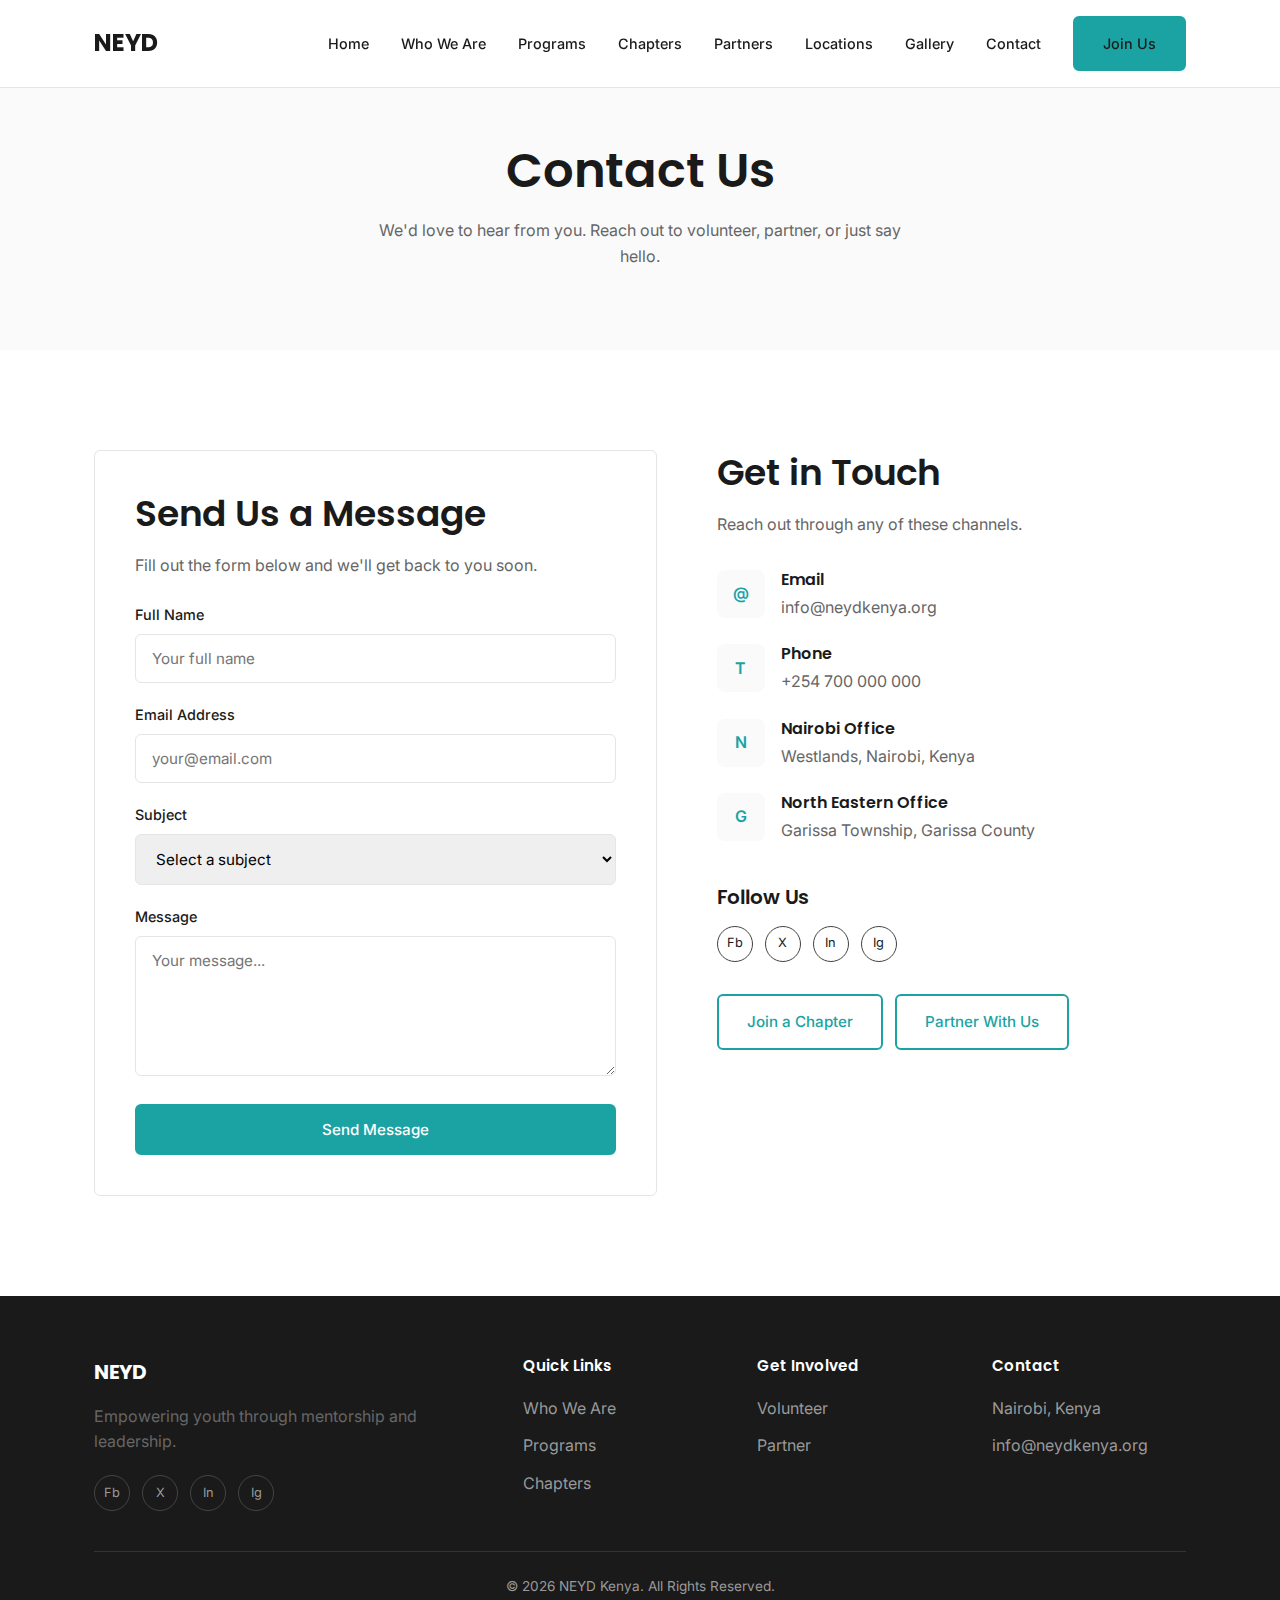
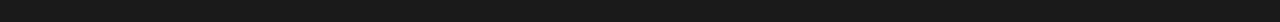
<file: contact.html>
<!DOCTYPE html>
<html lang="en">

<head>
    <meta charset="UTF-8">
    <meta name="viewport" content="width=device-width, initial-scale=1.0">
    <meta name="description" content="Contact NEYD Kenya to volunteer, partner, or join a university chapter.">
    <title>Contact - NEYD Kenya</title>
    <link rel="stylesheet" href="style.css">
    <style>
        .contact-grid {
            display: grid;
            grid-template-columns: 1.2fr 1fr;
            gap: 60px;
        }

        .contact-item {
            display: flex;
            gap: 16px;
            margin-bottom: 24px;
        }

        .contact-icon {
            width: 48px;
            height: 48px;
            background: var(--bg-light);
            border-radius: 8px;
            display: flex;
            align-items: center;
            justify-content: center;
            font-weight: 600;
            color: var(--primary-color);
            flex-shrink: 0;
        }

        .contact-item h4 {
            margin-bottom: 4px;
        }

        .contact-item p {
            margin: 0;
        }

        @media (max-width: 768px) {
            .contact-grid {
                grid-template-columns: 1fr;
            }
        }
    </style>
</head>

<body>

    <header class="scrolled">
        <div class="container navbar">
            <a href="index.html" class="logo">NEYD</a>
            <nav class="nav-links" id="nav-menu">
                <a href="index.html">Home</a>
                <a href="who-we-are.html">Who We Are</a>
                <a href="programs.html">Programs</a>
                <a href="university-chapter.html">Chapters</a>
                <a href="partners.html">Partners</a>
                <a href="where-we-work.html">Locations</a>
                <a href="gallery.html">Gallery</a>
                <a href="contact.html">Contact</a>
                <a href="contact.html" class="btn btn-primary">Join Us</a>
            </nav>
            <div class="menu-toggle" onclick="document.getElementById('nav-menu').classList.toggle('active')">&#9776;
            </div>
        </div>
    </header>

    <section class="page-header">
        <div class="container">
            <h1>Contact Us</h1>
            <p>We'd love to hear from you. Reach out to volunteer, partner, or just say hello.</p>
        </div>
    </section>

    <section class="section">
        <div class="container">
            <div class="contact-grid">

                <!-- Form -->
                <div class="card" style="padding: 40px;">
                    <h2>Send Us a Message</h2>
                    <p style="margin-bottom: 24px;">Fill out the form below and we'll get back to you soon.</p>

                    <form action="#" method="POST">
                        <div class="form-group">
                            <label for="name">Full Name</label>
                            <input type="text" id="name" name="name" placeholder="Your full name" required>
                        </div>
                        <div class="form-group">
                            <label for="email">Email Address</label>
                            <input type="email" id="email" name="email" placeholder="your@email.com" required>
                        </div>
                        <div class="form-group">
                            <label for="subject">Subject</label>
                            <select id="subject" name="subject">
                                <option value="">Select a subject</option>
                                <option value="volunteer">I want to volunteer</option>
                                <option value="chapter">Start a university chapter</option>
                                <option value="partner">Partnership inquiry</option>
                                <option value="donate">Donation inquiry</option>
                                <option value="other">Other</option>
                            </select>
                        </div>
                        <div class="form-group">
                            <label for="message">Message</label>
                            <textarea id="message" name="message" placeholder="Your message..." required></textarea>
                        </div>
                        <button type="submit" class="btn btn-primary" style="width: 100%;">Send Message</button>
                    </form>
                </div>

                <!-- Info -->
                <div>
                    <h2>Get in Touch</h2>
                    <p style="margin-bottom: 32px;">Reach out through any of these channels.</p>

                    <div class="contact-item">
                        <div class="contact-icon">@</div>
                        <div>
                            <h4>Email</h4>
                            <p>info@neydkenya.org</p>
                        </div>
                    </div>

                    <div class="contact-item">
                        <div class="contact-icon">T</div>
                        <div>
                            <h4>Phone</h4>
                            <p>+254 700 000 000</p>
                        </div>
                    </div>

                    <div class="contact-item">
                        <div class="contact-icon">N</div>
                        <div>
                            <h4>Nairobi Office</h4>
                            <p>Westlands, Nairobi, Kenya</p>
                        </div>
                    </div>

                    <div class="contact-item">
                        <div class="contact-icon">G</div>
                        <div>
                            <h4>North Eastern Office</h4>
                            <p>Garissa Township, Garissa County</p>
                        </div>
                    </div>

                    <h3 style="margin-top: 40px;">Follow Us</h3>
                    <div class="social-links" style="margin-top: 16px;">
                        <a href="#">Fb</a>
                        <a href="#">X</a>
                        <a href="#">In</a>
                        <a href="#">Ig</a>
                    </div>

                    <div style="margin-top: 32px; display: flex; gap: 12px; flex-wrap: wrap;">
                        <a href="university-chapter.html" class="btn btn-outline">Join a Chapter</a>
                        <a href="partners.html" class="btn btn-outline">Partner With Us</a>
                    </div>
                </div>

            </div>
        </div>
    </section>

    <footer>
        <div class="container">
            <div class="footer-grid">
                <div class="footer-col">
                    <div class="footer-logo">NEYD</div>
                    <p>Empowering youth through mentorship and leadership.</p>
                    <div class="social-links">
                        <a href="#">Fb</a>
                        <a href="#">X</a>
                        <a href="#">In</a>
                        <a href="#">Ig</a>
                    </div>
                </div>
                <div class="footer-col">
                    <h4>Quick Links</h4>
                    <ul class="footer-links">
                        <li><a href="who-we-are.html">Who We Are</a></li>
                        <li><a href="programs.html">Programs</a></li>
                        <li><a href="university-chapter.html">Chapters</a></li>
                    </ul>
                </div>
                <div class="footer-col">
                    <h4>Get Involved</h4>
                    <ul class="footer-links">
                        <li><a href="contact.html">Volunteer</a></li>
                        <li><a href="partners.html">Partner</a></li>
                    </ul>
                </div>
                <div class="footer-col">
                    <h4>Contact</h4>
                    <ul class="footer-links">
                        <li>Nairobi, Kenya</li>
                        <li>info@neydkenya.org</li>
                    </ul>
                </div>
            </div>
            <div class="footer-bottom">
                © 2026 NEYD Kenya. All Rights Reserved.
            </div>
        </div>
    </footer>

</body>

</html>
</file>
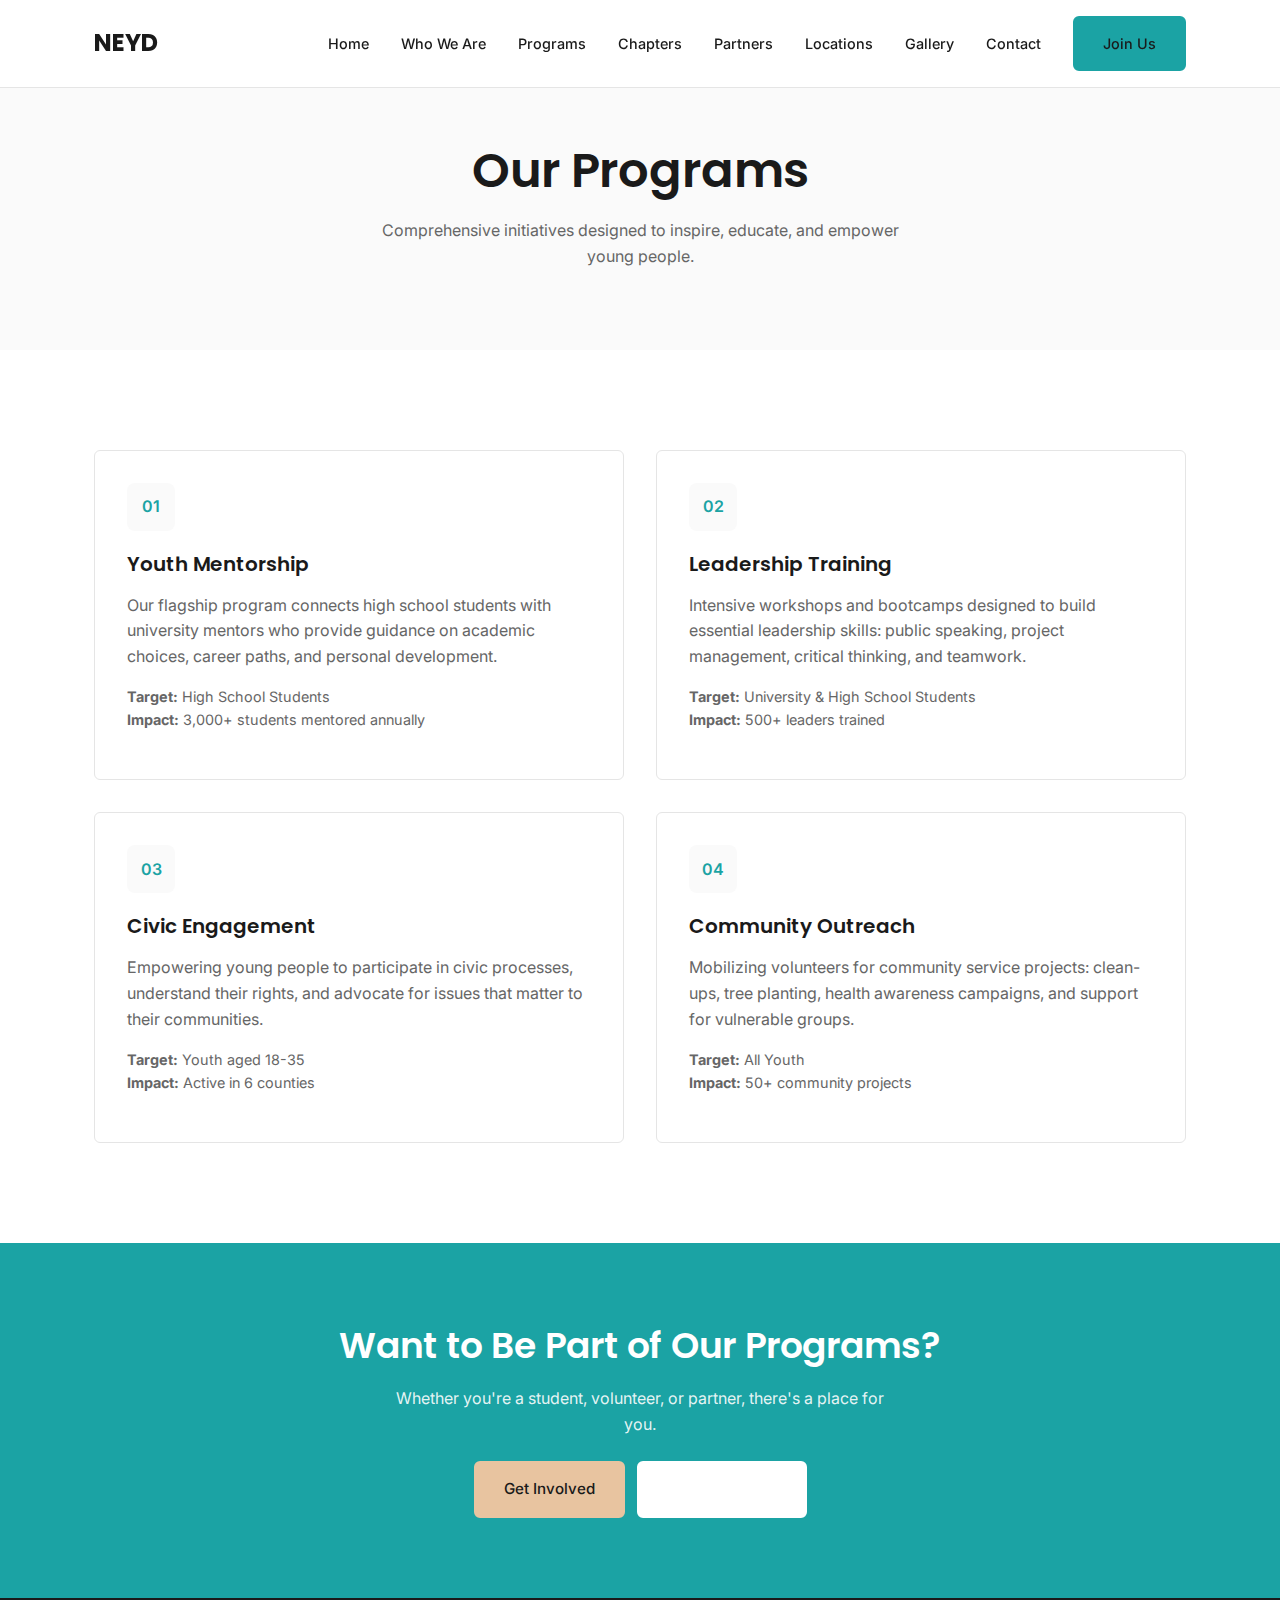
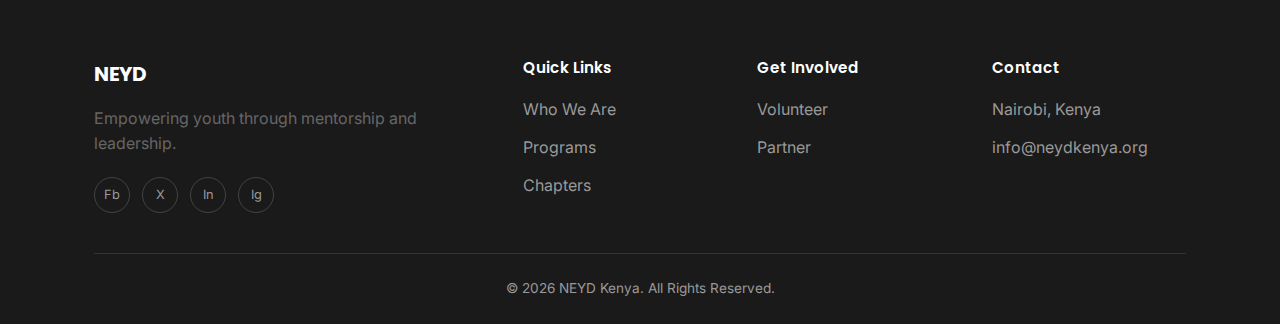
<file: programs.html>
<!DOCTYPE html>
<html lang="en">

<head>
    <meta charset="UTF-8">
    <meta name="viewport" content="width=device-width, initial-scale=1.0">
    <meta name="description"
        content="Explore NEYD Kenya's programs including Youth Mentorship, Leadership Training, and Community Outreach.">
    <title>Programs - NEYD Kenya</title>
    <link rel="stylesheet" href="style.css">
</head>

<body>

    <header class="scrolled">
        <div class="container navbar">
            <a href="index.html" class="logo">NEYD</a>
            <nav class="nav-links" id="nav-menu">
                <a href="index.html">Home</a>
                <a href="who-we-are.html">Who We Are</a>
                <a href="programs.html">Programs</a>
                <a href="university-chapter.html">Chapters</a>
                <a href="partners.html">Partners</a>
                <a href="where-we-work.html">Locations</a>
                <a href="gallery.html">Gallery</a>
                <a href="contact.html">Contact</a>
                <a href="contact.html" class="btn btn-primary">Join Us</a>
            </nav>
            <div class="menu-toggle" onclick="document.getElementById('nav-menu').classList.toggle('active')">&#9776;
            </div>
        </div>
    </header>

    <section class="page-header">
        <div class="container">
            <h1>Our Programs</h1>
            <p>Comprehensive initiatives designed to inspire, educate, and empower young people.</p>
        </div>
    </section>

    <section class="section">
        <div class="container">
            <div class="grid grid-2" style="gap: 32px;">

                <div class="card">
                    <div class="card-icon">01</div>
                    <h3>Youth Mentorship</h3>
                    <p>Our flagship program connects high school students with university mentors who provide guidance
                        on academic choices, career paths, and personal development.</p>
                    <p style="margin-top: 16px; font-size: 0.9rem;"><strong>Target:</strong> High School
                        Students<br><strong>Impact:</strong> 3,000+ students mentored annually</p>
                </div>

                <div class="card">
                    <div class="card-icon">02</div>
                    <h3>Leadership Training</h3>
                    <p>Intensive workshops and bootcamps designed to build essential leadership skills: public speaking,
                        project management, critical thinking, and teamwork.</p>
                    <p style="margin-top: 16px; font-size: 0.9rem;"><strong>Target:</strong> University & High School
                        Students<br><strong>Impact:</strong> 500+ leaders trained</p>
                </div>

                <div class="card">
                    <div class="card-icon">03</div>
                    <h3>Civic Engagement</h3>
                    <p>Empowering young people to participate in civic processes, understand their rights, and advocate
                        for issues that matter to their communities.</p>
                    <p style="margin-top: 16px; font-size: 0.9rem;"><strong>Target:</strong> Youth aged
                        18-35<br><strong>Impact:</strong> Active in 6 counties</p>
                </div>

                <div class="card">
                    <div class="card-icon">04</div>
                    <h3>Community Outreach</h3>
                    <p>Mobilizing volunteers for community service projects: clean-ups, tree planting, health awareness
                        campaigns, and support for vulnerable groups.</p>
                    <p style="margin-top: 16px; font-size: 0.9rem;"><strong>Target:</strong> All
                        Youth<br><strong>Impact:</strong> 50+ community projects</p>
                </div>

            </div>
        </div>
    </section>

    <section class="cta-banner">
        <div class="container">
            <h2>Want to Be Part of Our Programs?</h2>
            <p>Whether you're a student, volunteer, or partner, there's a place for you.</p>
            <div class="cta-buttons">
                <a href="contact.html" class="btn btn-secondary">Get Involved</a>
                <a href="university-chapter.html" class="btn btn-outline"
                    style="border-color: white; color: white;">Start a Chapter</a>
            </div>
        </div>
    </section>

    <footer>
        <div class="container">
            <div class="footer-grid">
                <div class="footer-col">
                    <div class="footer-logo">NEYD</div>
                    <p>Empowering youth through mentorship and leadership.</p>
                    <div class="social-links">
                        <a href="#">Fb</a>
                        <a href="#">X</a>
                        <a href="#">In</a>
                        <a href="#">Ig</a>
                    </div>
                </div>
                <div class="footer-col">
                    <h4>Quick Links</h4>
                    <ul class="footer-links">
                        <li><a href="who-we-are.html">Who We Are</a></li>
                        <li><a href="programs.html">Programs</a></li>
                        <li><a href="university-chapter.html">Chapters</a></li>
                    </ul>
                </div>
                <div class="footer-col">
                    <h4>Get Involved</h4>
                    <ul class="footer-links">
                        <li><a href="contact.html">Volunteer</a></li>
                        <a href="partners.html">Partner</a></li>
                    </ul>
                </div>
                <div class="footer-col">
                    <h4>Contact</h4>
                    <ul class="footer-links">
                        <li>Nairobi, Kenya</li>
                        <li>info@neydkenya.org</li>
                    </ul>
                </div>
            </div>
            <div class="footer-bottom">
                © 2026 NEYD Kenya. All Rights Reserved.
            </div>
        </div>
    </footer>

</body>

</html>
</file>
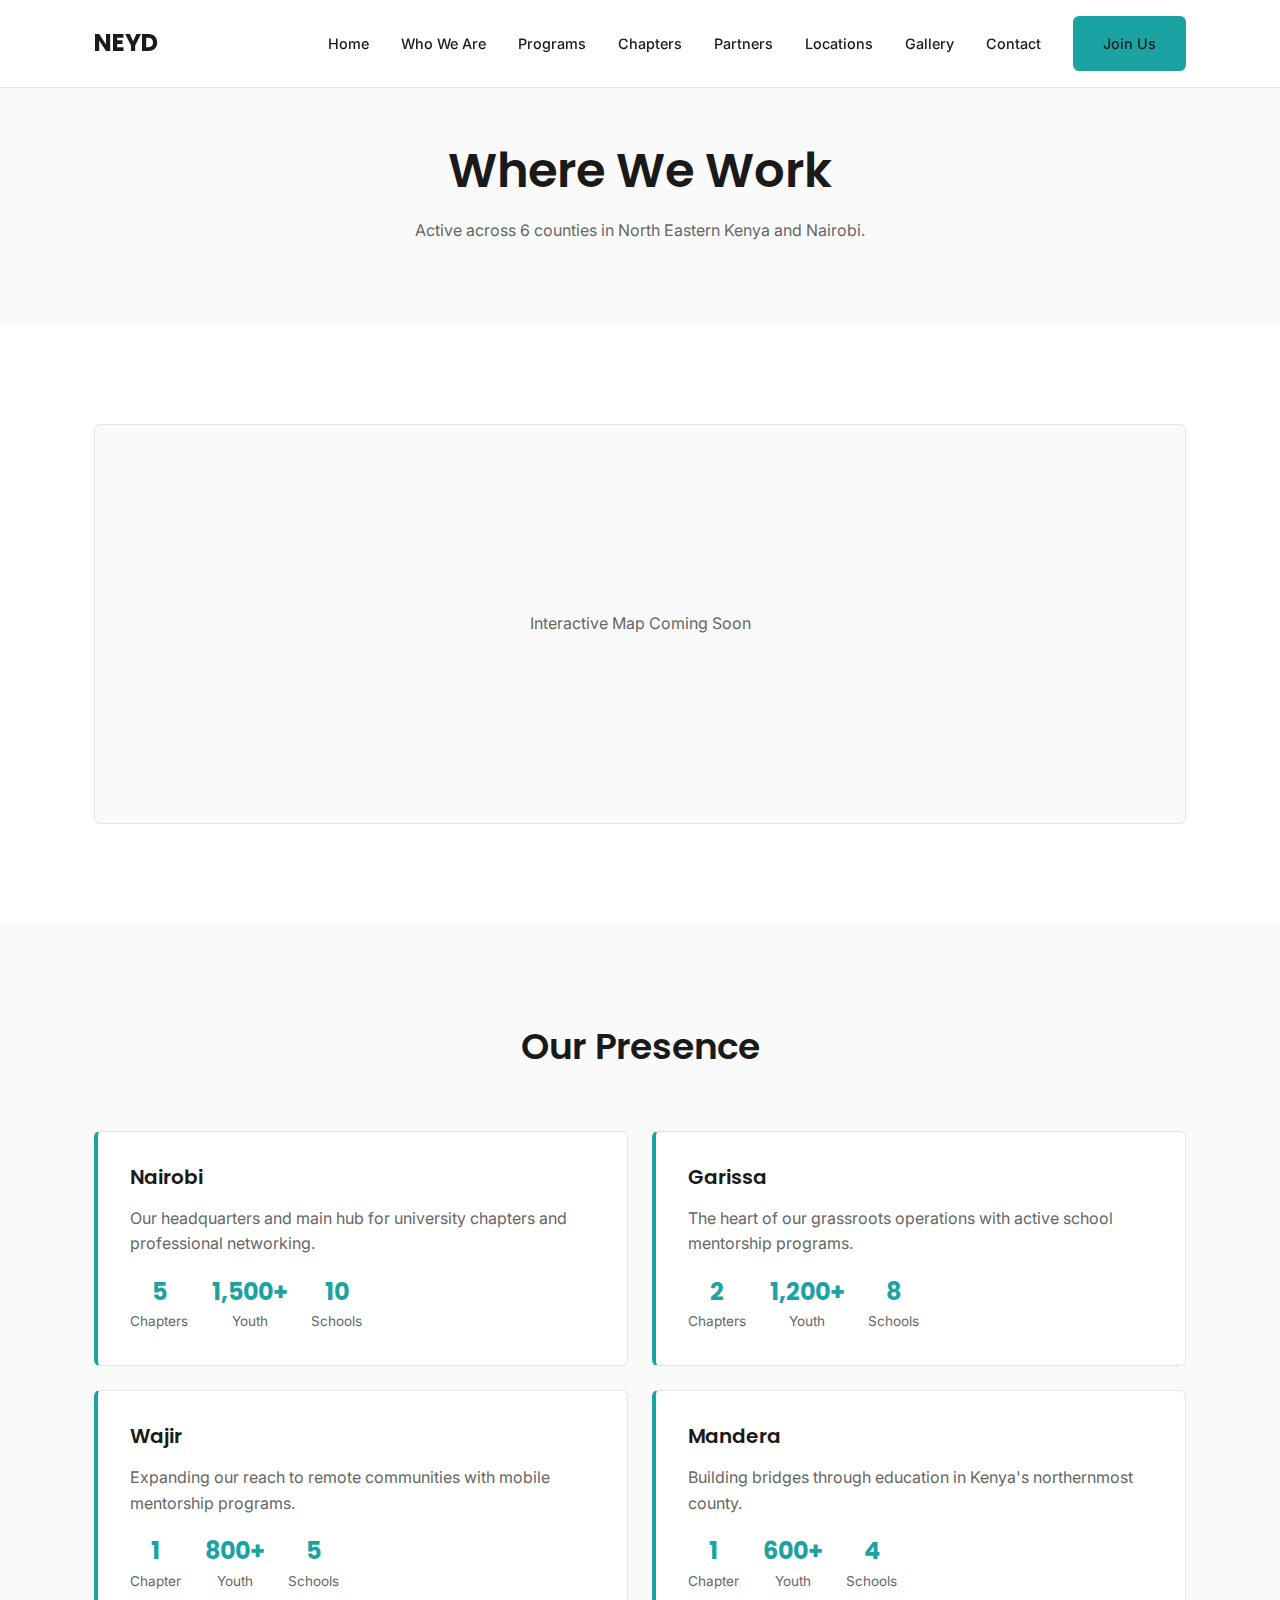
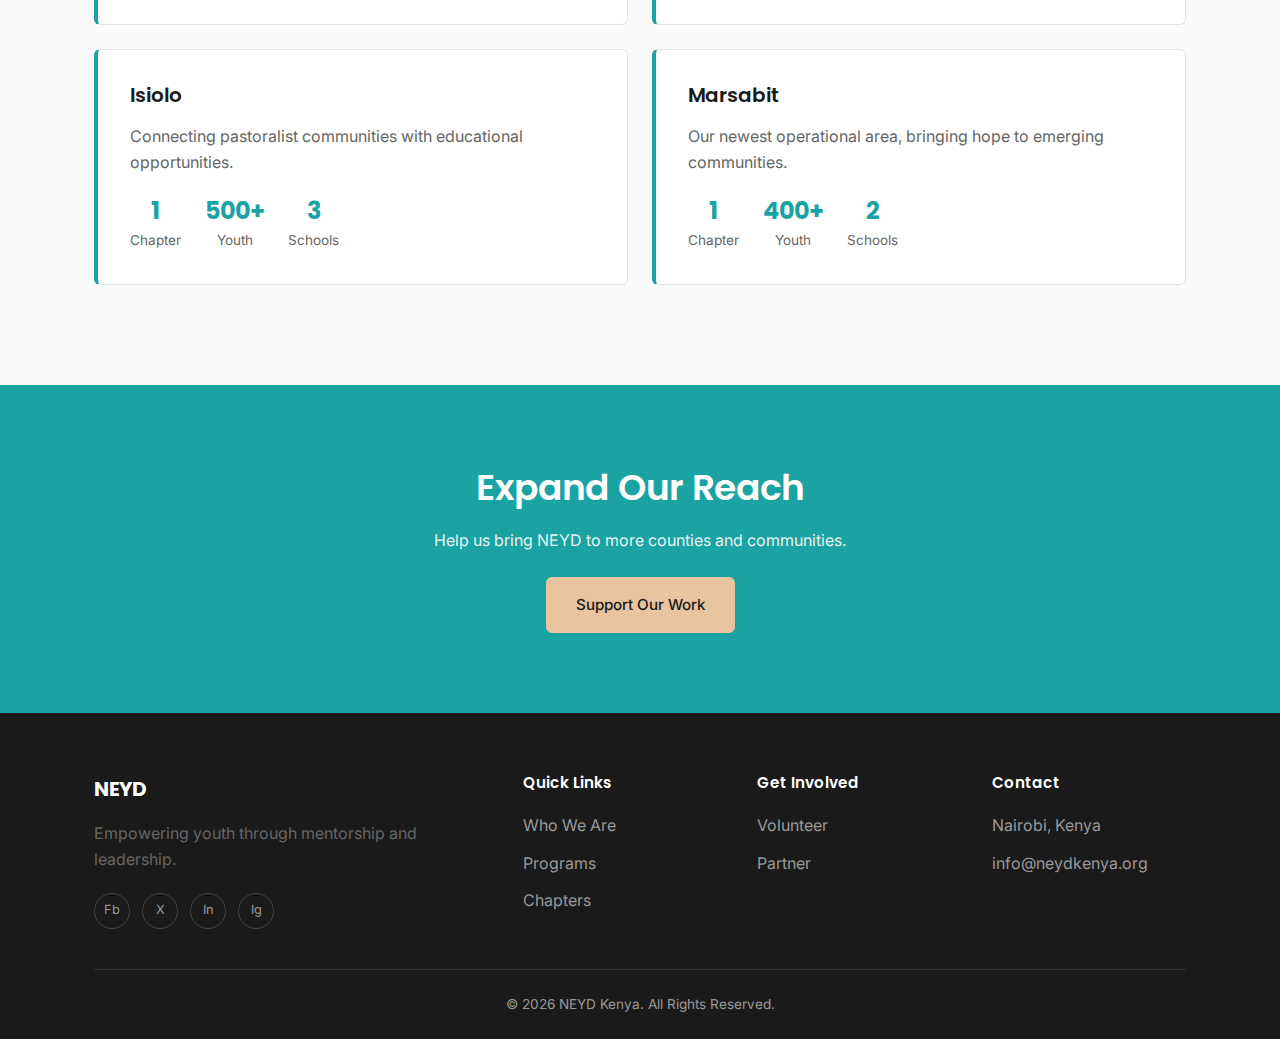
<file: where-we-work.html>
<!DOCTYPE html>
<html lang="en">

<head>
    <meta charset="UTF-8">
    <meta name="viewport" content="width=device-width, initial-scale=1.0">
    <meta name="description" content="NEYD Kenya operates in 6 counties across North Eastern Kenya and Nairobi.">
    <title>Where We Work - NEYD Kenya</title>
    <link rel="stylesheet" href="style.css">
    <style>
        .county-card {
            border-left: 4px solid var(--primary-color);
        }

        .county-stats {
            display: flex;
            gap: 24px;
            margin-top: 16px;
        }

        .county-stat {
            text-align: center;
        }

        .county-stat .num {
            font-family: 'Poppins', sans-serif;
            font-size: 1.5rem;
            font-weight: 700;
            color: var(--primary-color);
        }

        .county-stat .label {
            font-size: 0.85rem;
            color: var(--light-text);
        }
    </style>
</head>

<body>

    <header class="scrolled">
        <div class="container navbar">
            <a href="index.html" class="logo">NEYD</a>
            <nav class="nav-links" id="nav-menu">
                <a href="index.html">Home</a>
                <a href="who-we-are.html">Who We Are</a>
                <a href="programs.html">Programs</a>
                <a href="university-chapter.html">Chapters</a>
                <a href="partners.html">Partners</a>
                <a href="where-we-work.html">Locations</a>
                <a href="gallery.html">Gallery</a>
                <a href="contact.html">Contact</a>
                <a href="contact.html" class="btn btn-primary">Join Us</a>
            </nav>
            <div class="menu-toggle" onclick="document.getElementById('nav-menu').classList.toggle('active')">&#9776;
            </div>
        </div>
    </header>

    <section class="page-header">
        <div class="container">
            <h1>Where We Work</h1>
            <p>Active across 6 counties in North Eastern Kenya and Nairobi.</p>
        </div>
    </section>

    <!-- Map -->
    <section class="section">
        <div class="container">
            <div class="map-placeholder">
                Interactive Map Coming Soon
            </div>
        </div>
    </section>

    <!-- Counties -->
    <section class="section section-light">
        <div class="container">
            <div class="section-header">
                <h2>Our Presence</h2>
            </div>
            <div class="grid grid-2" style="gap: 24px;">

                <div class="card county-card">
                    <h3>Nairobi</h3>
                    <p>Our headquarters and main hub for university chapters and professional networking.</p>
                    <div class="county-stats">
                        <div class="county-stat">
                            <div class="num">5</div>
                            <div class="label">Chapters</div>
                        </div>
                        <div class="county-stat">
                            <div class="num">1,500+</div>
                            <div class="label">Youth</div>
                        </div>
                        <div class="county-stat">
                            <div class="num">10</div>
                            <div class="label">Schools</div>
                        </div>
                    </div>
                </div>

                <div class="card county-card">
                    <h3>Garissa</h3>
                    <p>The heart of our grassroots operations with active school mentorship programs.</p>
                    <div class="county-stats">
                        <div class="county-stat">
                            <div class="num">2</div>
                            <div class="label">Chapters</div>
                        </div>
                        <div class="county-stat">
                            <div class="num">1,200+</div>
                            <div class="label">Youth</div>
                        </div>
                        <div class="county-stat">
                            <div class="num">8</div>
                            <div class="label">Schools</div>
                        </div>
                    </div>
                </div>

                <div class="card county-card">
                    <h3>Wajir</h3>
                    <p>Expanding our reach to remote communities with mobile mentorship programs.</p>
                    <div class="county-stats">
                        <div class="county-stat">
                            <div class="num">1</div>
                            <div class="label">Chapter</div>
                        </div>
                        <div class="county-stat">
                            <div class="num">800+</div>
                            <div class="label">Youth</div>
                        </div>
                        <div class="county-stat">
                            <div class="num">5</div>
                            <div class="label">Schools</div>
                        </div>
                    </div>
                </div>

                <div class="card county-card">
                    <h3>Mandera</h3>
                    <p>Building bridges through education in Kenya's northernmost county.</p>
                    <div class="county-stats">
                        <div class="county-stat">
                            <div class="num">1</div>
                            <div class="label">Chapter</div>
                        </div>
                        <div class="county-stat">
                            <div class="num">600+</div>
                            <div class="label">Youth</div>
                        </div>
                        <div class="county-stat">
                            <div class="num">4</div>
                            <div class="label">Schools</div>
                        </div>
                    </div>
                </div>

                <div class="card county-card">
                    <h3>Isiolo</h3>
                    <p>Connecting pastoralist communities with educational opportunities.</p>
                    <div class="county-stats">
                        <div class="county-stat">
                            <div class="num">1</div>
                            <div class="label">Chapter</div>
                        </div>
                        <div class="county-stat">
                            <div class="num">500+</div>
                            <div class="label">Youth</div>
                        </div>
                        <div class="county-stat">
                            <div class="num">3</div>
                            <div class="label">Schools</div>
                        </div>
                    </div>
                </div>

                <div class="card county-card">
                    <h3>Marsabit</h3>
                    <p>Our newest operational area, bringing hope to emerging communities.</p>
                    <div class="county-stats">
                        <div class="county-stat">
                            <div class="num">1</div>
                            <div class="label">Chapter</div>
                        </div>
                        <div class="county-stat">
                            <div class="num">400+</div>
                            <div class="label">Youth</div>
                        </div>
                        <div class="county-stat">
                            <div class="num">2</div>
                            <div class="label">Schools</div>
                        </div>
                    </div>
                </div>

            </div>
        </div>
    </section>

    <section class="cta-banner">
        <div class="container">
            <h2>Expand Our Reach</h2>
            <p>Help us bring NEYD to more counties and communities.</p>
            <a href="contact.html" class="btn btn-secondary">Support Our Work</a>
        </div>
    </section>

    <footer>
        <div class="container">
            <div class="footer-grid">
                <div class="footer-col">
                    <div class="footer-logo">NEYD</div>
                    <p>Empowering youth through mentorship and leadership.</p>
                    <div class="social-links">
                        <a href="#">Fb</a>
                        <a href="#">X</a>
                        <a href="#">In</a>
                        <a href="#">Ig</a>
                    </div>
                </div>
                <div class="footer-col">
                    <h4>Quick Links</h4>
                    <ul class="footer-links">
                        <li><a href="who-we-are.html">Who We Are</a></li>
                        <li><a href="programs.html">Programs</a></li>
                        <li><a href="university-chapter.html">Chapters</a></li>
                    </ul>
                </div>
                <div class="footer-col">
                    <h4>Get Involved</h4>
                    <ul class="footer-links">
                        <li><a href="contact.html">Volunteer</a></li>
                        <li><a href="partners.html">Partner</a></li>
                    </ul>
                </div>
                <div class="footer-col">
                    <h4>Contact</h4>
                    <ul class="footer-links">
                        <li>Nairobi, Kenya</li>
                        <li>info@neydkenya.org</li>
                    </ul>
                </div>
            </div>
            <div class="footer-bottom">
                © 2026 NEYD Kenya. All Rights Reserved.
            </div>
        </div>
    </footer>

</body>

</html>
</file>
<file: style.css>
/*
   NEYD Kenya - Clean Minimalist Stylesheet
   Color Scheme: Teal (#1BA3A4), Warm Beige (#E8C4A0)
   Typography: Poppins (Headings), Inter (Body)
*/

@import url('https://fonts.googleapis.com/css2?family=Inter:wght@400;500;600&family=Poppins:wght@500;600;700&display=swap');

:root {
    --primary-color: #1BA3A4;
    --primary-hover: #158889;
    --secondary-color: #E8C4A0;
    --secondary-hover: #D9B590;
    --dark-text: #1a1a1a;
    --light-text: #666666;
    --bg-white: #ffffff;
    --bg-light: #fafafa;
    --border-color: #e5e5e5;
    --border-radius: 6px;
    --transition: all 0.2s ease;
    --container-width: 1140px;
}

/* Reset */
*,
*::before,
*::after {
    margin: 0;
    padding: 0;
    box-sizing: border-box;
}

html {
    scroll-behavior: smooth;
}

body {
    font-family: 'Inter', sans-serif;
    color: var(--dark-text);
    line-height: 1.6;
    background-color: var(--bg-white);
    font-size: 16px;
}

a {
    text-decoration: none;
    color: inherit;
    transition: var(--transition);
}

ul,
ol {
    list-style: none;
}

img {
    max-width: 100%;
    display: block;
}

/* Layout */
.container {
    max-width: var(--container-width);
    margin: 0 auto;
    padding: 0 24px;
}

.section {
    padding: 100px 0;
}

.section-light {
    background-color: var(--bg-light);
}

/* Typography */
h1,
h2,
h3,
h4 {
    font-family: 'Poppins', sans-serif;
    color: var(--dark-text);
    line-height: 1.3;
    margin-bottom: 16px;
    font-weight: 600;
}

h1 {
    font-size: 3rem;
}

h2 {
    font-size: 2.25rem;
}

h3 {
    font-size: 1.25rem;
}

p {
    color: var(--light-text);
    margin-bottom: 16px;
}

.section-header {
    text-align: center;
    max-width: 600px;
    margin: 0 auto 60px;
}

.section-header h2 {
    margin-bottom: 12px;
}

/* Buttons */
.btn {
    display: inline-block;
    padding: 14px 28px;
    border-radius: var(--border-radius);
    font-weight: 500;
    font-size: 0.95rem;
    text-align: center;
    cursor: pointer;
    border: 2px solid transparent;
    transition: var(--transition);
    font-family: 'Inter', sans-serif;
}

.btn-primary {
    background-color: var(--primary-color);
    color: white;
    border-color: var(--primary-color);
}

.btn-primary:hover {
    background-color: var(--primary-hover);
    border-color: var(--primary-hover);
}

.btn-secondary {
    background-color: var(--secondary-color);
    color: var(--dark-text);
    border-color: var(--secondary-color);
}

.btn-secondary:hover {
    background-color: var(--secondary-hover);
    border-color: var(--secondary-hover);
}

.btn-outline {
    background-color: white;
    color: var(--primary-color);
    border-color: var(--primary-color);
}

.btn-outline:hover {
    background-color: #e6f7f7;
}

/* Cards */
.card {
    background: var(--bg-white);
    border-radius: var(--border-radius);
    border: 1px solid var(--border-color);
    padding: 32px;
    transition: var(--transition);
}

.card:hover {
    border-color: var(--primary-color);
}

.card-icon {
    width: 48px;
    height: 48px;
    background: var(--bg-light);
    border-radius: 8px;
    display: flex;
    align-items: center;
    justify-content: center;
    margin-bottom: 20px;
    color: var(--primary-color);
    font-weight: 600;
}

/* Grid */
.grid {
    display: grid;
    gap: 24px;
}

.grid-2 {
    grid-template-columns: repeat(2, 1fr);
}

.grid-3 {
    grid-template-columns: repeat(3, 1fr);
}

.grid-4 {
    grid-template-columns: repeat(4, 1fr);
}

/* Header */
header {
    position: fixed;
    top: 0;
    left: 0;
    right: 0;
    z-index: 1000;
    padding: 16px 0;
    transition: var(--transition);
    background: transparent;
}

header.scrolled {
    background: var(--bg-white);
    box-shadow: 0 1px 0 var(--border-color);
}

.navbar {
    display: flex;
    justify-content: space-between;
    align-items: center;
}

.logo {
    font-family: 'Poppins', sans-serif;
    font-size: 1.5rem;
    font-weight: 700;
    color: var(--dark-text);
}

.nav-links {
    display: flex;
    align-items: center;
    gap: 32px;
}

.nav-links a {
    color: var(--dark-text);
    font-weight: 500;
    font-size: 0.9rem;
}

.nav-links a:hover {
    color: var(--primary-color);
}

.menu-toggle {
    display: none;
    font-size: 1.5rem;
    cursor: pointer;
}

/* Hero */
.hero {
    min-height: 100vh;
    display: flex;
    align-items: center;
    background: linear-gradient(to right, rgba(255, 255, 255, 0.95), rgba(255, 255, 255, 0.7)), url('https://images.unsplash.com/photo-1529390079861-591de354faf5?w=1920&q=80') center/cover;
    padding: 120px 0 80px;
}

.hero-content {
    max-width: 600px;
}

.hero-label {
    display: inline-block;
    background: var(--secondary-color);
    color: var(--dark-text);
    padding: 6px 16px;
    border-radius: 20px;
    font-size: 0.85rem;
    font-weight: 500;
    margin-bottom: 24px;
}

.hero h1 {
    font-size: 3.5rem;
    margin-bottom: 20px;
}

.hero p {
    font-size: 1.15rem;
    margin-bottom: 32px;
}

.hero-buttons {
    display: flex;
    gap: 12px;
    flex-wrap: wrap;
}

/* Stats */
.stats-grid {
    display: grid;
    grid-template-columns: repeat(4, 1fr);
    gap: 24px;
    text-align: center;
}

.stat-item h3 {
    font-size: 2.5rem;
    color: var(--primary-color);
    margin-bottom: 8px;
}

.stat-item p {
    font-size: 0.95rem;
    margin: 0;
}

/* Split Layout */
.split {
    display: flex;
    align-items: center;
    gap: 60px;
}

.split-content {
    flex: 1;
}

.split-image {
    flex: 1;
}

.split-image img {
    border-radius: var(--border-radius);
}

.split.reverse {
    flex-direction: row-reverse;
}

/* CTA Banner */
.cta-banner {
    background: var(--primary-color);
    color: white;
    text-align: center;
    padding: 80px 20px;
}

.cta-banner h2 {
    color: white;
    margin-bottom: 16px;
}

.cta-banner p {
    color: rgba(255, 255, 255, 0.9);
    margin-bottom: 24px;
    max-width: 500px;
    margin-left: auto;
    margin-right: auto;
}

.cta-buttons {
    display: flex;
    gap: 12px;
    justify-content: center;
    flex-wrap: wrap;
}

/* Footer */
footer {
    background: var(--dark-text);
    color: #999;
    padding: 60px 0 24px;
}

.footer-grid {
    display: grid;
    grid-template-columns: 2fr 1fr 1fr 1fr;
    gap: 40px;
    margin-bottom: 40px;
}

.footer-logo {
    font-family: 'Poppins', sans-serif;
    font-size: 1.25rem;
    font-weight: 700;
    color: white;
    margin-bottom: 16px;
}

.footer-col h4 {
    color: white;
    font-size: 0.95rem;
    margin-bottom: 20px;
}

.footer-links li {
    margin-bottom: 12px;
}

.footer-links a:hover {
    color: var(--primary-color);
}

.social-links {
    display: flex;
    gap: 12px;
    margin-top: 20px;
}

.social-links a {
    width: 36px;
    height: 36px;
    border: 1px solid #444;
    border-radius: 50%;
    display: flex;
    align-items: center;
    justify-content: center;
    font-size: 0.8rem;
}

.social-links a:hover {
    border-color: var(--primary-color);
    color: var(--primary-color);
}

.footer-bottom {
    text-align: center;
    padding-top: 24px;
    border-top: 1px solid #333;
    font-size: 0.85rem;
}

/* Forms */
.form-group {
    margin-bottom: 20px;
}

.form-group label {
    display: block;
    margin-bottom: 8px;
    font-weight: 500;
    font-size: 0.9rem;
}

.form-group input,
.form-group textarea,
.form-group select {
    width: 100%;
    padding: 14px 16px;
    border: 1px solid var(--border-color);
    border-radius: var(--border-radius);
    font-family: inherit;
    font-size: 0.95rem;
    transition: var(--transition);
}

.form-group input:focus,
.form-group textarea:focus,
.form-group select:focus {
    outline: none;
    border-color: var(--primary-color);
}

.form-group textarea {
    min-height: 140px;
    resize: vertical;
}

/* Gallery */
.gallery-grid {
    display: grid;
    grid-template-columns: repeat(3, 1fr);
    gap: 16px;
}

.gallery-item {
    position: relative;
    overflow: hidden;
    border-radius: var(--border-radius);
    aspect-ratio: 4/3;
}

.gallery-item img {
    width: 100%;
    height: 100%;
    object-fit: cover;
    transition: transform 0.3s ease;
}

.gallery-item:hover img {
    transform: scale(1.05);
}

/* Partners */
.partner-grid {
    display: grid;
    grid-template-columns: repeat(4, 1fr);
    gap: 24px;
}

.partner-logo {
    background: var(--bg-light);
    padding: 32px;
    border-radius: var(--border-radius);
    display: flex;
    align-items: center;
    justify-content: center;
    min-height: 100px;
    font-size: 0.9rem;
    color: var(--light-text);
    transition: var(--transition);
}

.partner-logo:hover {
    background: var(--border-color);
}

/* Steps */
.steps-grid {
    display: grid;
    grid-template-columns: repeat(4, 1fr);
    gap: 24px;
}

.step-card {
    text-align: center;
}

.step-number {
    width: 40px;
    height: 40px;
    background: var(--primary-color);
    color: white;
    border-radius: 50%;
    display: inline-flex;
    align-items: center;
    justify-content: center;
    font-weight: 600;
    margin-bottom: 16px;
}

/* Map */
.map-placeholder {
    width: 100%;
    height: 400px;
    background: var(--bg-light);
    border: 1px solid var(--border-color);
    border-radius: var(--border-radius);
    display: flex;
    align-items: center;
    justify-content: center;
    color: var(--light-text);
}

/* Page Header */
.page-header {
    background: var(--bg-light);
    padding: 140px 0 80px;
    text-align: center;
}

.page-header p {
    max-width: 550px;
    margin: 0 auto;
}

/* Lightbox */
.lightbox {
    display: none;
    position: fixed;
    inset: 0;
    background: rgba(0, 0, 0, 0.9);
    z-index: 2000;
    justify-content: center;
    align-items: center;
}

.lightbox:target {
    display: flex;
}

.lightbox img {
    max-width: 90%;
    max-height: 90%;
    border-radius: var(--border-radius);
}

.lightbox-close {
    position: absolute;
    top: 20px;
    right: 30px;
    font-size: 2rem;
    color: white;
}

/* Responsive */
@media (max-width: 992px) {

    .grid-4,
    .stats-grid,
    .partner-grid,
    .steps-grid {
        grid-template-columns: repeat(2, 1fr);
    }

    .grid-3 {
        grid-template-columns: repeat(2, 1fr);
    }

    .footer-grid {
        grid-template-columns: repeat(2, 1fr);
    }

    .split,
    .split.reverse {
        flex-direction: column;
    }

    .gallery-grid {
        grid-template-columns: repeat(2, 1fr);
    }
}

@media (max-width: 768px) {
    h1 {
        font-size: 2.25rem;
    }

    h2 {
        font-size: 1.75rem;
    }

    .hero h1 {
        font-size: 2.5rem;
    }

    .section {
        padding: 70px 0;
    }

    .nav-links {
        display: none;
        position: absolute;
        top: 100%;
        left: 0;
        right: 0;
        background: white;
        flex-direction: column;
        padding: 24px;
        border-bottom: 1px solid var(--border-color);
    }

    .nav-links.active {
        display: flex;
    }

    .menu-toggle {
        display: block;
    }

    .grid-2,
    .grid-3,
    .grid-4,
    .stats-grid,
    .partner-grid,
    .steps-grid {
        grid-template-columns: 1fr;
    }

    .footer-grid {
        grid-template-columns: 1fr;
    }

    .gallery-grid {
        grid-template-columns: 1fr;
    }
}
</file>
